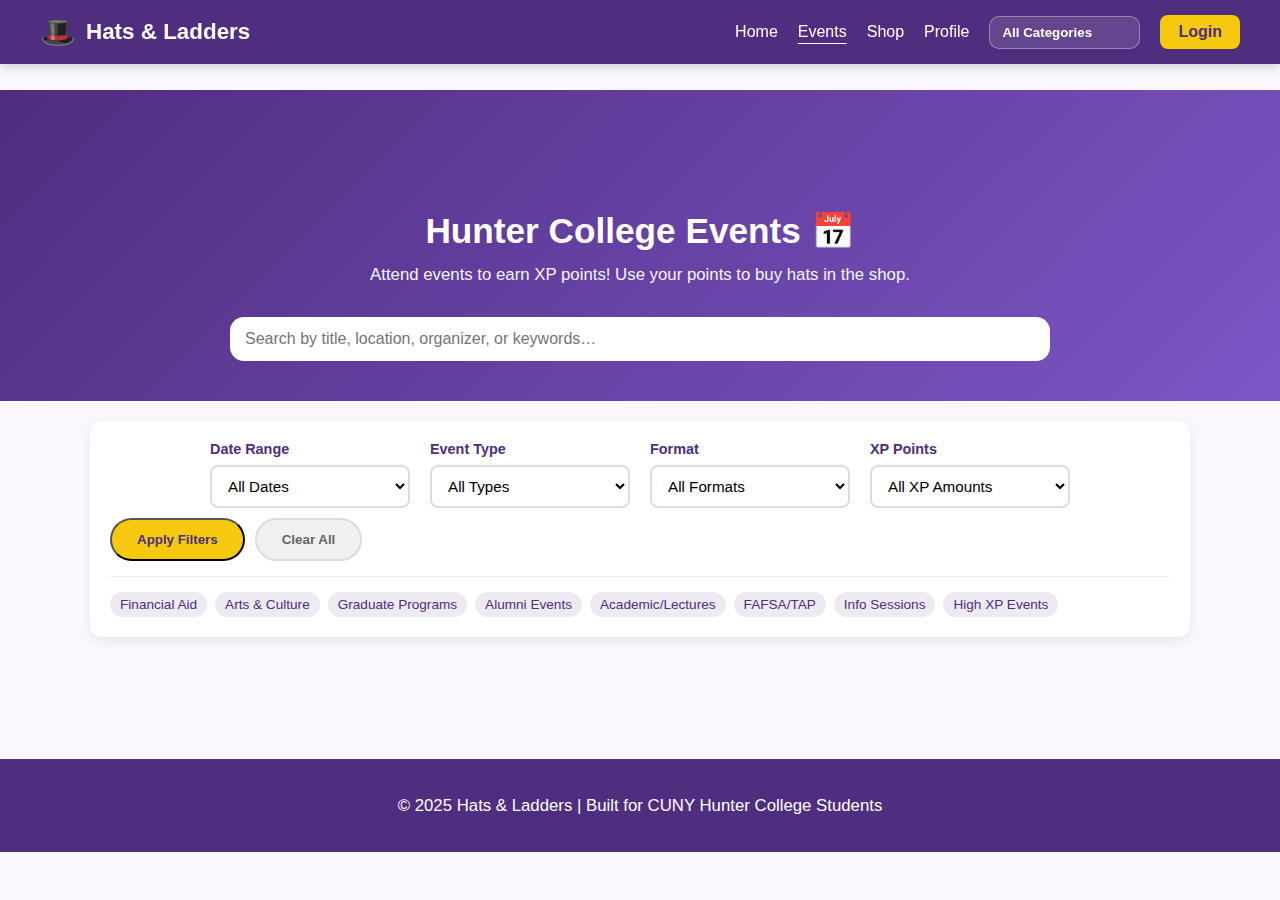
<file: events.html>
<!DOCTYPE html>
<html lang="en">
<head>
  <meta charset="UTF-8" />
  <meta name="viewport" content="width=device-width, initial-scale=1.0"/>
  <title>Events - Hats & Ladders</title>
  <link rel="stylesheet" href="style.css" />
  <style>
    /* Additional styles for enhanced filtering */
    .filters-section {
      background: white;
      padding: 20px;
      margin: 20px auto;
      max-width: 1100px;
      border-radius: 12px;
      box-shadow: 0 4px 12px rgba(0,0,0,0.08);
    }
    
    .filters-row {
      display: flex;
      flex-wrap: wrap;
      gap: 20px;
      align-items: center;
      justify-content: center;
    }
    
    .filter-group {
      display: flex;
      flex-direction: column;
      min-width: 200px;
    }
    
    .filter-label {
      font-weight: 600;
      margin-bottom: 8px;
      color: var(--hunter-purple);
      font-size: 0.9rem;
    }
    
    .filter-select, .filter-input {
      padding: 10px 12px;
      border-radius: 8px;
      border: 2px solid #ddd;
      font-size: 0.95rem;
      background: white;
      transition: border 0.3s;
    }
    
    .filter-select:focus, .filter-input:focus {
      border-color: var(--hunter-purple);
      outline: none;
      box-shadow: 0 0 0 3px rgba(79, 45, 127, 0.1);
    }
    
    .filter-buttons {
      display: flex;
      gap: 10px;
      margin-top: 10px;
    }
    
    .clear-btn {
      background: #f0f0f0;
      color: #666;
      border: 2px solid #ddd;
      padding: 12px 25px;
      border-radius: 25px;
      text-decoration: none;
      font-weight: bold;
      transition: 0.3s;
      cursor: pointer;
    }
    
    .clear-btn:hover {
      background: #e0e0e0;
    }
    
    .search-tags {
      display: flex;
      flex-wrap: wrap;
      gap: 8px;
      margin-top: 15px;
      padding-top: 15px;
      border-top: 1px solid #eee;
    }
    
    .tag {
      background: rgba(79, 45, 127, 0.1);
      color: var(--hunter-purple);
      padding: 5px 10px;
      border-radius: 20px;
      font-size: 0.85rem;
      font-weight: 500;
      cursor: pointer;
      transition: background 0.2s;
    }
    
    .tag:hover {
      background: rgba(79, 45, 127, 0.2);
    }
    
    .tag.active {
      background: var(--hunter-purple);
      color: white;
    }
    
    .event-card .event-reward {
      display: inline-block;
      background: linear-gradient(135deg, #4f2d7f, #7b56c6);
      color: white;
      padding: 6px 12px;
      border-radius: 20px;
      font-size: 0.9rem;
      font-weight: bold;
      margin-top: 8px;
    }
    
    .keyword-highlight {
      background-color: #fffacd;
      padding: 2px 4px;
      border-radius: 3px;
      font-weight: bold;
    }
    
    .virtual-badge {
      display: inline-block;
      background: #4CAF50;
      color: white;
      padding: 3px 8px;
      border-radius: 12px;
      font-size: 0.75rem;
      font-weight: bold;
      margin-left: 8px;
    }
    
    .inperson-badge {
      display: inline-block;
      background: #2196F3;
      color: white;
      padding: 3px 8px;
      border-radius: 12px;
      font-size: 0.75rem;
      font-weight: bold;
      margin-left: 8px;
    }
    
    .xp-icon {
      font-size: 1rem;
      margin-right: 5px;
    }
  </style>
</head>
<body>
  <!-- ===== Header ===== -->
  <header>
    <div class="logo">
      <span class="hat-emoji">🎩</span>
      <h1>Hats & Ladders</h1>
    </div>

    <nav>
      <a href="index.html" class="nav-link">Home</a>
      <a href="events.html" class="nav-link active">Events</a>
      <a href="shop.html" class="nav-link">Shop</a>
      <a href="profile.html" class="nav-link">Profile</a>

      <!-- Category filter in navbar -->
      <div class="nav-filter">
        <label class="sr-only" for="categoryFilter">Filter events by category</label>
        <select id="categoryFilter" class="nav-select" aria-label="Filter events by category">
          <option value="all">All Categories</option>
          <option value="Financial Aid">Financial Aid</option>
          <option value="Arts & Culture">Arts & Culture</option>
          <option value="Professional">Professional</option>
          <option value="Graduate Programs">Graduate Programs</option>
          <option value="Alumni">Alumni</option>
          <option value="Academic">Academic</option>
        </select>
      </div>

      <a href="login.html" class="login-btn">Login</a>
    </nav>
  </header>

  <!-- ===== Page Hero ===== -->
  <section class="page-hero">
    <h2>Hunter College Events 📅</h2>
    <p>Attend events to earn XP points! Use your points to buy hats in the shop.</p>

    <div class="events-tools">
      <label class="sr-only" for="searchInput">Search events</label>
      <input id="searchInput" class="events-search" type="search" placeholder="Search by title, location, organizer, or keywords…" />
    </div>
  </section>

  <!-- ===== Advanced Filters ===== -->
  <section class="filters-section">
    <div class="filters-row">
      <div class="filter-group">
        <label class="filter-label">Date Range</label>
        <select id="dateFilter" class="filter-select">
          <option value="all">All Dates</option>
          <option value="today">Today</option>
          <option value="thisWeek">This Week</option>
          <option value="nextWeek">Next Week</option>
          <option value="thisMonth">This Month</option>
        </select>
      </div>
      
      <div class="filter-group">
        <label class="filter-label">Event Type</label>
        <select id="typeFilter" class="filter-select">
          <option value="all">All Types</option>
          <option value="workshop">Workshop</option>
          <option value="helpdesk">Help Desk</option>
          <option value="outing">Arts Outing</option>
          <option value="meeting">Professional Meeting</option>
          <option value="info-session">Information Session</option>
          <option value="social">Networking Social</option>
          <option value="lecture">Lecture</option>
          <option value="fair">Fair</option>
        </select>
      </div>
      
      <div class="filter-group">
        <label class="filter-label">Format</label>
        <select id="formatFilter" class="filter-select">
          <option value="all">All Formats</option>
          <option value="virtual">Virtual/Online</option>
          <option value="in-person">In-Person</option>
        </select>
      </div>
      
      <div class="filter-group">
        <label class="filter-label">XP Points</label>
        <select id="xpFilter" class="filter-select">
          <option value="all">All XP Amounts</option>
          <option value="low">50-100 XP</option>
          <option value="medium">101-200 XP</option>
          <option value="high">201+ XP</option>
        </select>
      </div>
    </div>
    
    <div class="filter-buttons">
      <button id="applyFilters" class="btn primary">Apply Filters</button>
      <button id="clearAllFilters" class="btn clear-btn">Clear All</button>
    </div>
    
    <div class="search-tags" id="searchTags">
      <span class="tag" data-category="Financial Aid">Financial Aid</span>
      <span class="tag" data-category="Arts & Culture">Arts & Culture</span>
      <span class="tag" data-category="Graduate Programs">Graduate Programs</span>
      <span class="tag" data-category="Alumni">Alumni Events</span>
      <span class="tag" data-category="Academic">Academic/Lectures</span>
      <span class="tag" data-search="FAFSA">FAFSA/TAP</span>
      <span class="tag" data-search="information session">Info Sessions</span>
      <span class="tag" data-xp="high">High XP Events</span>
    </div>
  </section>

  <!-- ===== Events List ===== -->
  <main class="events-wrap">
    <section class="events-grid" id="eventsGrid" aria-live="polite"></section>

    <div class="empty-state" id="emptyState" hidden>
      <h3>No events match your search.</h3>
      <p>Try changing your filters or clearing your search terms.</p>
      <button class="btn primary" id="resetBtn" type="button">Reset All Filters</button>
    </div>
  </main>

  <footer>
    <p>© 2025 Hats & Ladders | Built for CUNY Hunter College Students</p>
  </footer>

  <script>
    // Events loaded from backend
    let EVENTS = [];

    async function loadEvents() {
    try {
      const res = await fetch("http://localhost:3001/events");
      const rawEvents = await res.json();

      //  NORMALIZE backend events → frontend format
      EVENTS = rawEvents.map(e => ({
        id: e.id,
        title: e.title,
        category: e.category,
        date: e.date,
        time: e.time,
        location: e.location,
        organizer: e.organizer,
        desc: "Attend this event to earn XP points.",
        format: e.format,
        type: e.type,
        xpPoints: e.xpPoints,
        keywords: [e.title.toLowerCase(), e.category.toLowerCase()]
      }));

      applyAllFilters();
    } catch (err) {
      console.error("Failed to load events:", err);
    }
  }


    // REAL Hunter College Events with XP Points System
    /*const EVENTS = [
      // ===== FINANCIAL AID EVENTS =====
      {
        title: "FAFSA/TAP Helpdesk - Virtual Mondays",
        category: "Financial Aid",
        date: "Mondays",
        time: "Various times",
        location: "Virtual - Zoom",
        organizer: "Hunter Financial Aid Office",
        desc: "Drop in for help with your FAFSA/TAP. Get your questions answered quickly by our Financial Aid staff. RSVP not required. Join virtual meeting at scheduled date/time.",
        keywords: ["fafsa", "tap", "financial aid", "virtual", "helpdesk", "zoom", "monday"],
        type: "helpdesk",
        format: "virtual",
        audience: "all-students",
        xpPoints: 75
      },
      {
        title: "FAFSA/TAP Helpdesk In-person Wednesdays",
        category: "Financial Aid",
        date: "Wednesdays",
        time: "Various times",
        location: "Financial Aid Office",
        organizer: "Hunter Financial Aid Office",
        desc: "Drop in for help with your FAFSA/TAP. Get your questions answered quickly by our Financial Aid staff.",
        keywords: ["fafsa", "tap", "financial aid", "in-person", "helpdesk", "wednesday"],
        type: "helpdesk",
        format: "in-person",
        audience: "all-students",
        xpPoints: 100
      },

      // ===== ARTS & CULTURE EVENTS =====
      {
        title: "Arts Outing: Madama Butterfly at the Met Opera",
        category: "Arts & Culture",
        date: "Check website for dates",
        time: "Meet at 10:00 AM",
        location: "Metropolitan Opera & Hunter College",
        organizer: "Hunter Office of the Arts",
        desc: "Join Hunter students for a special outing at the Met Opera to experience Giacomo Puccini's iconic opera Madama Butterfly. The Office of the Arts has purchased a limited number of tickets for students.",
        keywords: ["arts", "opera", "met opera", "madama butterfly", "outing", "cultural", "performance"],
        type: "outing",
        format: "in-person",
        audience: "undergraduate",
        xpPoints: 150
      },
      {
        title: "Arts Outing: La Traviata at the Met Opera",
        category: "Arts & Culture",
        date: "Check website for dates",
        time: "Performance time varies",
        location: "Metropolitan Opera",
        organizer: "Hunter Office of the Arts",
        desc: "Join Hunter students for a special outing at the Met Opera to experience Giuseppe Verdi's iconic opera La Traviata.",
        keywords: ["arts", "opera", "met opera", "la traviata", "outing", "cultural", "verdi"],
        type: "outing",
        format: "in-person",
        audience: "undergraduate",
        xpPoints: 150
      },
      {
        title: "We the People: An Assembly of New York Artists",
        category: "Arts & Culture",
        date: "Check website for date",
        time: "To be announced",
        location: "Hunter College",
        organizer: "Hunter College Office of the Arts",
        desc: "The Hunter College Office of the Arts invites all New York artists and arts workers to speak out at this public assembly.",
        keywords: ["arts", "assembly", "artists", "new york", "public forum", "arts workers"],
        type: "forum",
        format: "in-person",
        audience: "all-students",
        xpPoints: 100
      },

      // ===== PROFESSIONAL EVENTS =====
      {
        title: "Spring 2026 HEO Forum Meeting",
        category: "Professional",
        date: "Spring 2026",
        time: "To be announced",
        location: "Hunter College",
        organizer: "HEO Forum",
        desc: "Professional development meeting with various speakers from Hunter College administration.",
        keywords: ["heo", "forum", "professional", "meeting", "administration", "spring"],
        type: "meeting",
        format: "in-person",
        audience: "all-students",
        xpPoints: 125
      },

      // ===== GRADUATE PROGRAM EVENTS =====
      {
        title: "MS-IPND Graduate Nutrition Program Information Sessions",
        category: "Graduate Programs",
        date: "Multiple dates (Jan-Aug)",
        time: "Various times (12pm, 1pm, 6pm)",
        location: "Online",
        organizer: "Hunter College Nutrition Program",
        desc: "Join us for an information session re: our Graduate Nutrition tracks Integrated Program in Nutrition and Dietetics (IPND); Focus Study ONLINE Sessions",
        keywords: ["nutrition", "dietetics", "graduate", "information session", "ms-ipnd", "online"],
        type: "info-session",
        format: "virtual",
        audience: "prospective",
        xpPoints: 80
      },
      {
        title: "Graduate Nursing Information Session",
        category: "Graduate Programs",
        date: "Check website for dates",
        time: "To be announced",
        location: "Hunter College",
        organizer: "Hunter College Nursing Program",
        desc: "This information session is tailored for prospective students interested in the master's, advanced certificate, and DNP specialties.",
        keywords: ["nursing", "graduate", "information session", "in-person", "dnp", "master's"],
        type: "info-session",
        format: "in-person",
        audience: "prospective",
        xpPoints: 80
      },

      // ===== ALUMNI EVENTS =====
      {
        title: "Hunter Alumni and Friends Networking Social – Tampa",
        category: "Alumni",
        date: "Check website for date",
        time: "Evening",
        location: "Luna Lounge at Bulla Gastrobar, Tampa, FL",
        organizer: "Hunter College Alumni Affairs",
        desc: "Celebrate, Connect & Enjoy the Coastal Vibes! Hunter's Back in the Bay – Let's Toast to Year Two! Join your fellow alumni in Tampa for our second annual Alumni Social.",
        keywords: ["alumni", "tampa", "networking", "social", "florida", "reunion"],
        type: "social",
        format: "in-person",
        audience: "alumni",
        xpPoints: 200
      },
      {
        title: "Hunter Alumni and Friends Networking Social – Orlando",
        category: "Alumni",
        date: "Check website for date",
        time: "Evening",
        location: "Orlando, FL",
        organizer: "Hunter College Alumni Affairs",
        desc: "Hunter + Orlando = A Magical Night! With more than 1,500 alumni and friends in Orlando, this is your chance to reconnect, mingle, reminisce, and celebrate.",
        keywords: ["alumni", "orlando", "networking", "social", "florida", "reunion"],
        type: "social",
        format: "in-person",
        audience: "alumni",
        xpPoints: 200
      },

      // ===== ACADEMIC & LECTURE EVENTS =====
      {
        title: "Promoting Civil Discourse & Intellectual Dialogue Series - States of Incarceration",
        category: "Academic",
        date: "Check website for date",
        time: "To be announced",
        location: "Hunter College",
        organizer: "Hunter College",
        desc: "States of Incarceration: Connecting Stories of Immigration Detention and Mass Incarceration and the Movements Against Them.",
        keywords: ["civil discourse", "incarceration", "immigration", "lecture", "dialogue", "academic"],
        type: "lecture",
        format: "in-person",
        audience: "all-students",
        xpPoints: 120
      },
      {
        title: "Promoting Civil Discourse & Intellectual Dialogue Series - The Future of Conversion Therapy Bans in the US",
        category: "Academic",
        date: "Check website for date",
        time: "To be announced",
        location: "Hunter College",
        organizer: "Hunter College",
        desc: "The Future of Conversion Therapy Bans in the US. Over the last several years, 23 states have barred licensed mental health professionals from providing conversion therapy.",
        keywords: ["civil discourse", "conversion therapy", "lgbtq", "lecture", "dialogue", "academic"],
        type: "lecture",
        format: "in-person",
        audience: "all-students",
        xpPoints: 120
      },
      {
        title: "Study Abroad Fair",
        category: "Academic",
        date: "Check website for date",
        time: "To be announced",
        location: "Hunter College",
        organizer: "Hunter College Study Abroad Office",
        desc: "Are you interested in exploring the world that lies beyond the classroom? Join us at the Hunter College Annual Study Abroad Fair to learn about hundreds of opportunities!",
        keywords: ["study abroad", "international", "fair", "travel", "education abroad", "academic"],
        type: "fair",
        format: "in-person",
        audience: "undergraduate",
        xpPoints: 90
      }
    ];*/

    // DOM Elements
    const eventsGrid = document.getElementById("eventsGrid");
    const categoryFilter = document.getElementById("categoryFilter");
    const searchInput = document.getElementById("searchInput");
    const emptyState = document.getElementById("emptyState");
    const resetBtn = document.getElementById("resetBtn");
    
    // New filter elements
    const dateFilter = document.getElementById("dateFilter");
    const typeFilter = document.getElementById("typeFilter");
    const formatFilter = document.getElementById("formatFilter");
    const xpFilter = document.getElementById("xpFilter");
    const applyFiltersBtn = document.getElementById("applyFilters");
    const clearAllFiltersBtn = document.getElementById("clearAllFilters");
    const searchTags = document.querySelectorAll(".tag");

    // Current active filters
    let activeFilters = {
      category: "all",
      search: "",
      date: "all",
      type: "all",
      format: "all",
      xp: "all"
    };

    // Parse date strings to Date objects
    function parseDate(dateStr) {
      if (!dateStr || typeof dateStr !== "string") return null;
      if (dateStr === "Mondays" || dateStr === "Wednesdays") return null;
      if (dateStr.includes("Spring")) return new Date(2026, 3, 1);
      if (dateStr.includes("Check website")) return null;
      if (dateStr.includes("Multiple dates")) return new Date(2026, 0, 12);
      return new Date();
    }

    // Get date range based on filter
    function getDateRange(filter) {
      const today = new Date();
      const startOfWeek = new Date(today);
      startOfWeek.setDate(today.getDate() - today.getDay());
      const endOfWeek = new Date(startOfWeek);
      endOfWeek.setDate(startOfWeek.getDate() + 6);
      
      const startOfMonth = new Date(today.getFullYear(), today.getMonth(), 1);
      const endOfMonth = new Date(today.getFullYear(), today.getMonth() + 1, 0);
      
      switch(filter) {
        case "today":
          return { start: today, end: today };
        case "thisWeek":
          return { start: startOfWeek, end: endOfWeek };
        case "nextWeek":
          const nextWeekStart = new Date(startOfWeek);
          nextWeekStart.setDate(startOfWeek.getDate() + 7);
          const nextWeekEnd = new Date(endOfWeek);
          nextWeekEnd.setDate(endOfWeek.getDate() + 7);
          return { start: nextWeekStart, end: nextWeekEnd };
        case "thisMonth":
          return { start: startOfMonth, end: endOfMonth };
        default:
          return null;
      }
    }

    // Check if date is in range
    function isDateInRange(eventDate, range) {
      if (!range || !eventDate) return true;
      return eventDate >= range.start && eventDate <= range.end;
    }

    // Get XP range based on filter
    function getXpRange(filter) {
      switch(filter) {
        case "low":
          return { min: 50, max: 100 };
        case "medium":
          return { min: 101, max: 200 };
        case "high":
          return { min: 201, max: 1000 };
        default:
          return null;
      }
    }

    // Check if XP is in range
    function isXpInRange(xpPoints, range) {
      if (!range) return true;
      return xpPoints >= range.min && xpPoints <= range.max;
    }

    // Highlight search terms in text
    function highlightText(text, searchTerms) {
      if (!searchTerms.length) return text;
      
      let highlighted = text;
      searchTerms.forEach(term => {
        if (term.length > 2) {
          const regex = new RegExp(`(${term})`, 'gi');
          highlighted = highlighted.replace(regex, '<span class="keyword-highlight">$1</span>');
        }
      });
      return highlighted;
    }

    // Apply all filters
    function applyAllFilters() {
      const category = categoryFilter.value;
      const search = searchInput.value.trim().toLowerCase();
      const date = dateFilter.value;
      const type = typeFilter.value;
      const format = formatFilter.value;
      const xp = xpFilter.value;
      
      // Update active filters
      activeFilters = { category, search, date, type, format, xp };
      
      const dateRange = getDateRange(date);
      const xpRange = getXpRange(xp);
      const searchTerms = search.split(/\s+/).filter(term => term.length > 2);
      
      const filtered = EVENTS.filter(e => {
        // Category filter
        const matchesCategory = (category === "all") || (e.category === category);
        
        // Keyword search filter
        const searchText = `
        ${e.title || ""}
        ${e.desc || ""}
        ${e.organizer || ""}
        ${e.location || ""}
        ${(e.keywords && Array.isArray(e.keywords)) ? e.keywords.join(" ") : ""}
        `.toLowerCase();

        const matchesSearch = !search || searchTerms.some(term => searchText.includes(term));
        
        // Date filter
        const eventDate = parseDate(e.date);
        const matchesDate = isDateInRange(eventDate, dateRange);
        
        const matchesType = (type === "all") || (e.type && e.type === type);
        const matchesFormat = (format === "all") || (e.format && e.format === format);

        
        // XP filter
        const matchesXp = isXpInRange(e.xpPoints, xpRange);
        
        return matchesCategory && matchesSearch && matchesDate && matchesType && matchesFormat && matchesXp;
      });
      
      render(filtered, searchTerms);
    }

    // Render events with optional highlighting
    function render(events, searchTerms = []) {
      eventsGrid.innerHTML = "";

      if (!events.length) {
        emptyState.hidden = false;
        return;
      }

      emptyState.hidden = true;

      events.forEach(e => {
        const card = document.createElement("article");
        card.className = "event-card";
        
        // Highlight search terms in title and description
        const highlightedTitle = highlightText(e.title, searchTerms);
        const highlightedDesc = highlightText(e.desc, searchTerms);
        
        // Format badge
        const formatBadge = e.format === "virtual" ? 
          `<span class="virtual-badge">Virtual</span>` : 
          `<span class="inperson-badge">In-Person</span>`;
        console.log("Rendering event:", e.id, e.xpPoints);
        card.innerHTML = `
          <div class="event-top">
            <span class="event-badge">${e.category}</span>
            <span class="event-date">${e.date}</span>
          </div>

          <h3 class="event-title">${highlightedTitle} ${formatBadge}</h3>
          <p class="event-meta">
            <span><strong>Time:</strong> ${e.time || "TBA"}</span>
            <span><strong>Location:</strong> ${e.location || "TBA"}</span>
            <span><strong>Organizer:</strong> ${e.organizer || "Hunter College"}</span>
          </p>
          <p class="event-desc">${highlightedDesc || "Attend this event to earn XP points."}</p>

          <div class="event-reward">
            <span class="xp-icon">⭐</span> Earn ${e.xpPoints} XP
          </div>

          <div class="event-actions">
            <button
              class="btn primary rsvp-btn"
              type="button"
              data-id="${e.id}"
            >
              RSVP for ${e.xpPoints} XP
            </button>
            <button class="btn secondary" type="button">Details</button>
          </div>
        `;
        eventsGrid.appendChild(card);
      });
      
      // Add event listeners to RSVP buttons
      document.querySelectorAll('.rsvp-btn').forEach(btn => {
        btn.addEventListener('click', () => {
          const eventId = Number(btn.dataset.id);

          fetch("http://localhost:3001/rsvp", {
            method: "POST",
            headers: { "Content-Type": "application/json" },
            body: JSON.stringify({
              eventId,
              userId: 1
            })
          })
            .then(res => res.json())
            .then(data => {
              alert(`🎉 RSVP successful!\nXP earned: ${data.xpEarned}\nTotal XP: ${data.totalXp}`);
              btn.disabled = true;
              btn.textContent = "RSVP Confirmed ✅";
            })
            .catch(err => {
              console.error(err);
              alert("RSVP failed");
            });
        });
      });
    }

    // Clear all filters
    function clearAllFilters() {
      categoryFilter.value = "all";
      searchInput.value = "";
      dateFilter.value = "all";
      typeFilter.value = "all";
      formatFilter.value = "all";
      xpFilter.value = "all";
      
      // Remove active tags
      searchTags.forEach(tag => tag.classList.remove("active"));
      
      applyAllFilters();
    }

    // Event listeners
    categoryFilter.addEventListener("change", applyAllFilters);
    searchInput.addEventListener("input", applyAllFilters);
    applyFiltersBtn.addEventListener("click", applyAllFilters);
    clearAllFiltersBtn.addEventListener("click", clearAllFilters);
    resetBtn?.addEventListener("click", clearAllFilters);

    // Tag click handlers
    searchTags.forEach(tag => {
      tag.addEventListener("click", () => {
        // Remove active from all tags first
        searchTags.forEach(t => t.classList.remove("active"));
        // Activate clicked tag
        tag.classList.add("active");
        
        // Check if tag is for category or search
        if (tag.dataset.category) {
          categoryFilter.value = tag.dataset.category;
          searchInput.value = "";
        } else if (tag.dataset.search) {
          searchInput.value = tag.dataset.search;
          categoryFilter.value = "all";
        } else if (tag.dataset.xp) {
          xpFilter.value = tag.dataset.xp;
        }
        
        applyAllFilters();
      });
    });

    // Keyboard shortcut for search
    document.addEventListener('keydown', (e) => {
      if ((e.ctrlKey || e.metaKey) && e.key === 'k') {
        e.preventDefault();
        searchInput.focus();
      }
      if (e.key === 'Escape' && document.activeElement === searchInput) {
        searchInput.value = '';
        applyAllFilters();
      }
    });

    // Initial load
    document.addEventListener("DOMContentLoaded", loadEvents);
  </script>
</body>
</html>
</file>
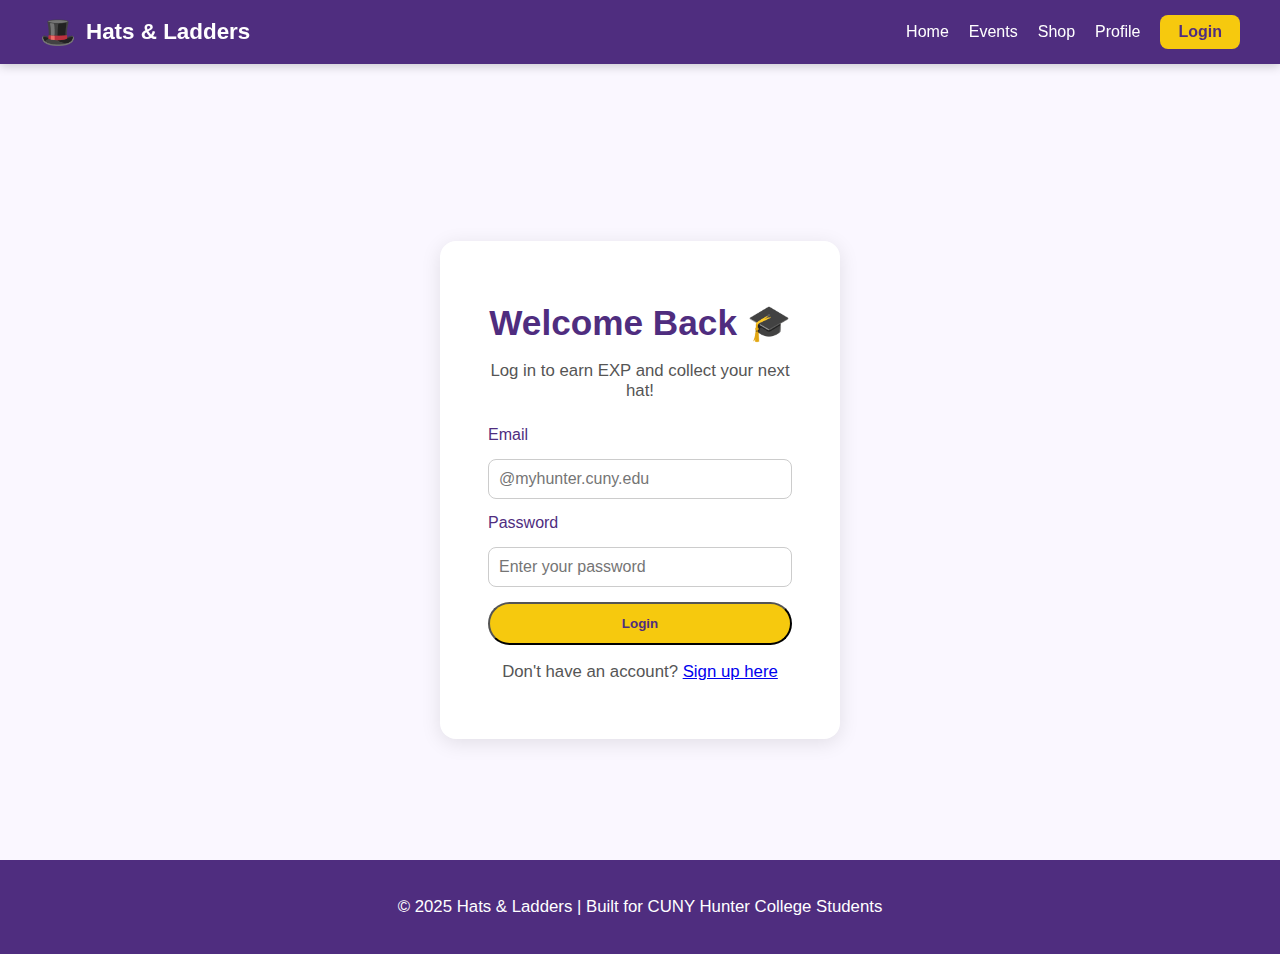
<file: login.html>
<!DOCTYPE html>
<html lang="en">
<head>
  <meta charset="UTF-8">
  <meta name="viewport" content="width=device-width, initial-scale=1.0">
  <title>Login - Hats & Ladders</title>
  <link rel="stylesheet" href="style.css">
</head>
<body>
  <!-- ===== Header ===== -->
  <header>
    <div class="logo">
      <span class="hat-emoji">🎩</span>
      <h1>Hats & Ladders</h1>
    </div>
    <nav>
      <a href="index.html" class="nav-link">Home</a>
      <a href="events.html" class="nav-link">Events</a>
      <a href="shop.html" class="nav-link">Shop</a>
      <a href="profile.html" class="nav-link">Profile</a>
      <a href="login.html" class="login-btn">Login</a>
    </nav>
  </header>

  <!-- ===== Login Section ===== -->
  <section class="login-section">
    <div class="login-card">
      <h2>Welcome Back 🎓</h2>
      <p>Log in to earn EXP and collect your next hat!</p>

      <form>
        <label for="email">Email</label>
        <!-- im not sure to use hunter emails or just any emails for this website -->
        <input type="email" id="email" placeholder="@myhunter.cuny.edu" required> 

        <label for="password">Password</label>
        <input type="password" id="password" placeholder="Enter your password" required>

        <button type="submit" class="btn primary">Login</button>
      </form>

      <p class="#">Don't have an account? <a href="#">Sign up here</a></p>
    </div>
  </section>

  <footer>
    <p>© 2025 Hats & Ladders | Built for CUNY Hunter College Students</p>
  </footer>
</body>
</html>
</file>
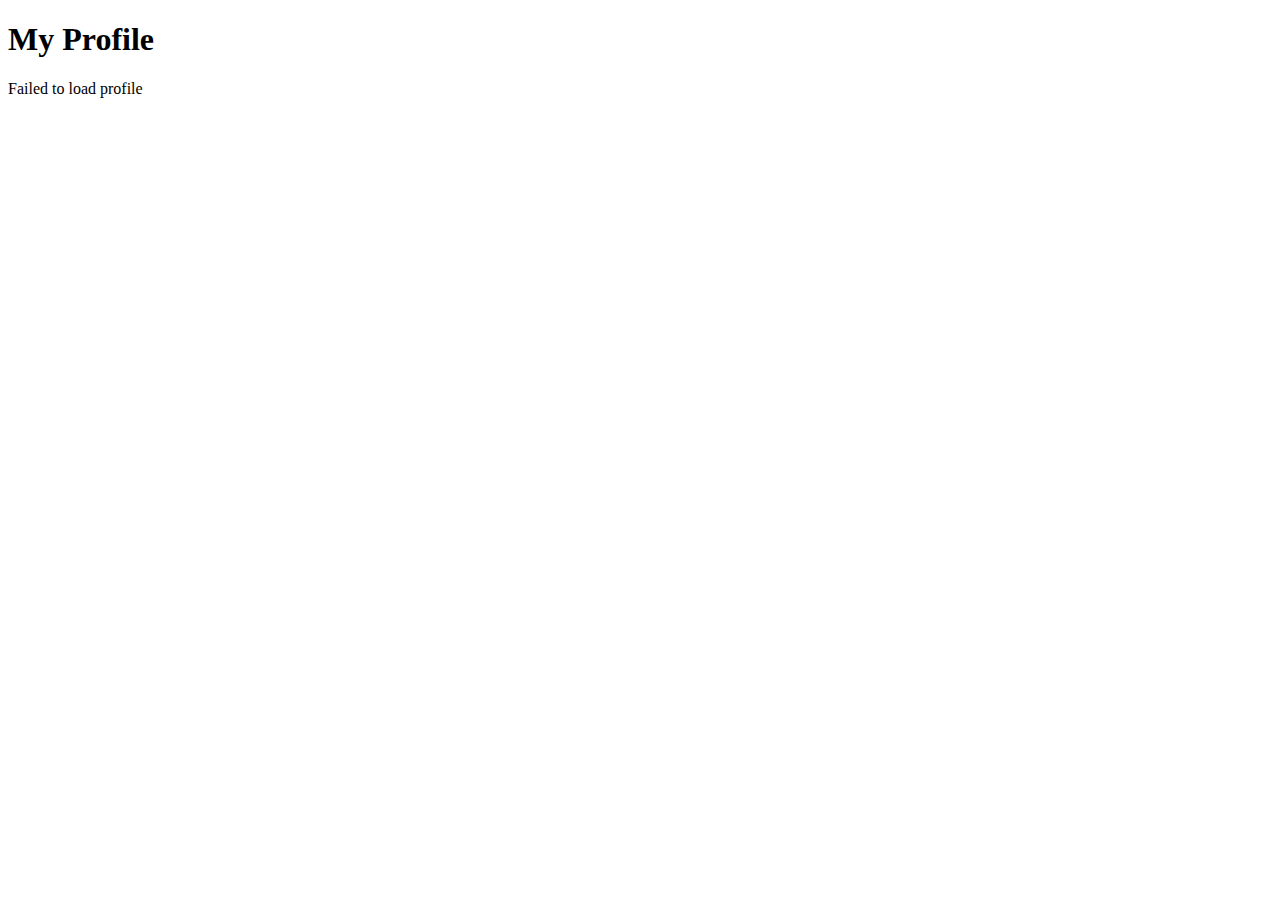
<file: profile.html>
<!DOCTYPE html>
<html>
<head>
  <title>Profile</title>
</head>
<body>
  <h1>My Profile</h1>
  <p id="xp">Loading XP...</p>

  <script>
    fetch("http://localhost:3001/users/1")
      .then(res => res.json())
      .then(user => {
        document.getElementById("xp").textContent =
          `Total XP: ${user.xp}`;
      })
      .catch(() => {
        document.getElementById("xp").textContent = "Failed to load profile";
      });
  </script>
</body>
</html>
</file>
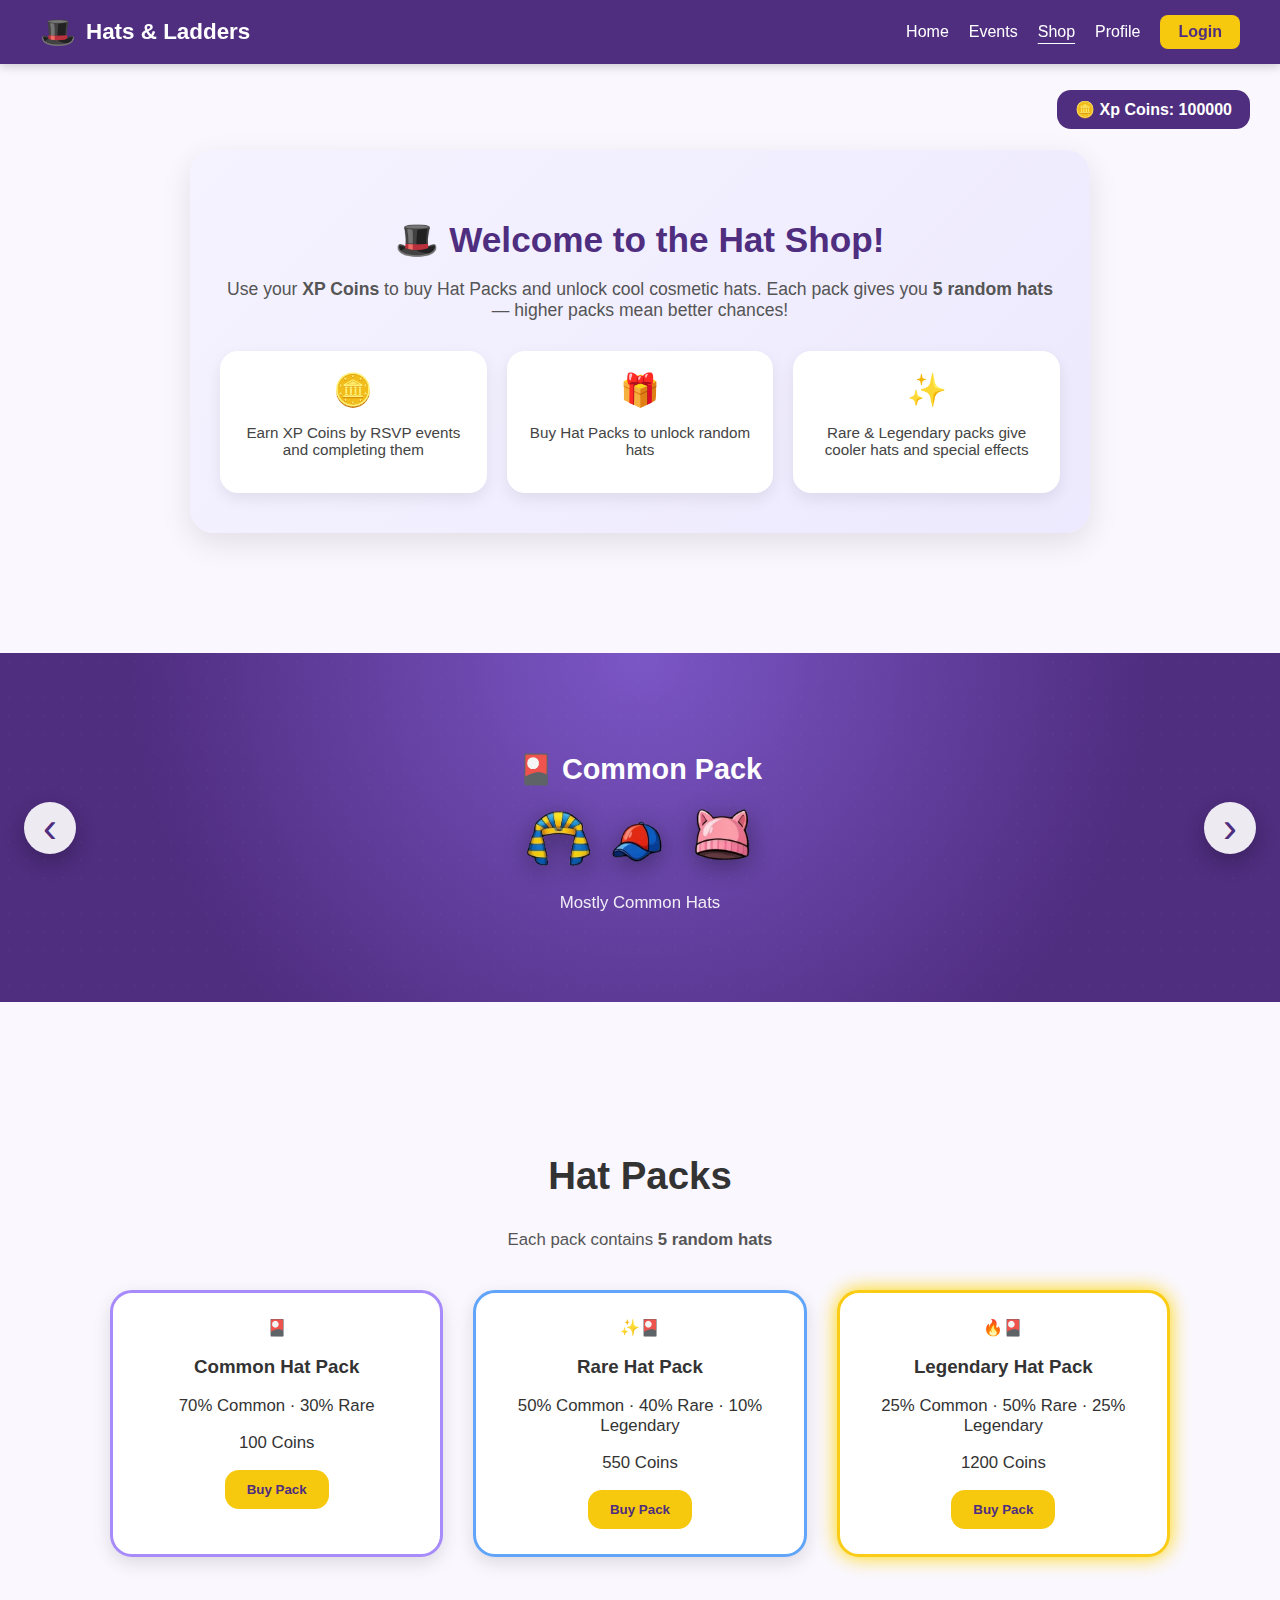
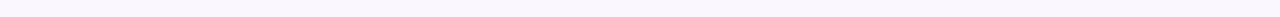
<file: shop.html>
<!DOCTYPE html>
<html lang="en">
<head>
  <meta charset="UTF-8" />
  <meta name="viewport" content="width=device-width, initial-scale=1.0" />
  <title>Hat Packs Shop</title>

  <link rel="stylesheet" href="style.css">
  <link rel="stylesheet" href="shop.css">
</head>
<body>

<header>
  <div class="logo">
    <span class="hat-emoji">🎩</span>
    <h1>Hats & Ladders</h1>
  </div>
  <nav>
    <a href="index.html" class="nav-link">Home</a>
    <a href="events.html" class="nav-link">Events</a>
    <a href="shop.html" class="nav-link active">Shop</a>
    <a href="profile.html" class="nav-link">Profile</a>
    <a href="login.html" class="login-btn">Login</a>
  </nav>
</header>

<div class="coin-bar">
  🪙 Xp Coins: <span id="coinCount">100000</span>
</div>

<!-- ===== SHOP INTRO / HOW IT WORKS ===== -->
<section class="shop-intro">
  <h2>🎩 Welcome to the Hat Shop!</h2>

  <p class="intro-text">
    Use your <strong>XP Coins</strong> to buy Hat Packs and unlock cool cosmetic hats.
    Each pack gives you <strong>5 random hats</strong> — higher packs mean better chances!
  </p>

  <div class="intro-steps">
    <div class="step">
      <span class="step-icon">🪙</span>
      <p>Earn XP Coins by RSVP events and completing them</p>
    </div>

    <div class="step">
      <span class="step-icon">🎁</span>
      <p>Buy Hat Packs to unlock random hats</p>
    </div>

    <div class="step">
      <span class="step-icon">✨</span>
      <p>Rare & Legendary packs give cooler hats and special effects</p>
    </div>
  </div>
</section>

<!-- ===== SLIDER ===== -->
<section class="pack-slider">
  <button class="slider-arrow left" onclick="prevSlide()">‹</button>
  <button class="slider-arrow right" onclick="nextSlide()">›</button>

  <div class="slider-window">
    <div class="slider-track" id="sliderTrack">

      <div class="slide">
        <h3>🎴 Common Pack</h3>
        <div class="slide-hats">
          <img src="images/hat1.png">
          <img src="images/hat2.png">
          <img src="images/hat15.png">
        </div>
        <p>Mostly Common Hats</p>
      </div>

      <div class="slide">
        <h3>✨ Rare Pack</h3>
        <div class="slide-hats">
          <img src="images/hat12.png">
          <img src="images/hat13.png">
          <img src="images/hat18.png">
        </div>
        <p>Higher Rare Chances</p>
      </div>

      <div class="slide">
        <h3>🔥 Legendary Pack</h3>
        <div class="slide-hats">
          <img src="images/hat28.png">
          <img src="images/hat29.png">
          <img src="images/hat30.png">
        </div>
        <p>Best Odds for Legendary Hats</p>
      </div>

    </div>
  </div>
</section>

<main class="shop-container">
  <h2 class="shop-title">Hat Packs</h2>
  <p class="shop-subtitle">Each pack contains <strong>5 random hats</strong></p>

  <div class="pack-grid">
    <div class="pack-card">
      <div class="pack-icon">🎴</div>
      <h3>Common Hat Pack</h3>
      <p>70% Common · 30% Rare</p>
      <p class="price">100 Coins</p>
      <button class="shop-btn" onclick="buyPack(100, 'common')">Buy Pack</button>
    </div>

    <div class="pack-card premium">
      <div class="pack-icon">✨🎴</div>
      <h3>Rare Hat Pack</h3>
      <p>50% Common · 40% Rare · 10% Legendary</p>
      <p class="price">550 Coins</p>
      <button class="shop-btn" onclick="buyPack(550, 'rare')">Buy Pack</button>
    </div>

    <div class="pack-card legendary">
      <div class="pack-icon">🔥🎴</div>
      <h3>Legendary Hat Pack</h3>
      <p>25% Common · 50% Rare · 25% Legendary</p>
      <p class="price">1200 Coins</p>
      <button class="shop-btn" onclick="buyPack(1200, 'legendary')">Buy Pack</button>
    </div>
  </div>
</main>

<div id="packModal" class="pack-modal hidden">
  <div class="pack-content">
    <h2>🎁 Pack Opened!</h2>
    <div class="cards" id="cardsContainer"></div>
    <button class="shop-btn" onclick="closePack()">Close</button>
  </div>
</div>

<script src="shop.js"></script>
</body>
</html>
</file>
<file: shop.css>
/* ===== SHOP ===== */

/* ===== SHOP INTRO ===== */
.shop-intro {
  max-width: 900px;
  margin: 60px auto 80px;
  padding: 40px 30px;
  background: linear-gradient(135deg, #f5f3ff, #ede9fe);
  border-radius: 24px;
  box-shadow: 0 10px 30px rgba(0,0,0,0.1);
  text-align: center;
}

.shop-intro h2 {
  font-size: 2.2rem;
  color: #4f2d7f;
  margin-bottom: 16px;
}

.intro-text {
  font-size: 1.1rem;
  color: #555;
  margin-bottom: 30px;
}

.intro-steps {
  display: grid;
  grid-template-columns: repeat(auto-fit, minmax(220px, 1fr));
  gap: 20px;
}

.step {
  background: white;
  padding: 20px;
  border-radius: 18px;
  box-shadow: 0 6px 16px rgba(0,0,0,0.08);
}

.step-icon {
  font-size: 2rem;
  display: block;
  margin-bottom: 10px;
}

.step p {
  color: #444;
  font-size: 0.95rem;
}

.shop-container {
  padding: 120px 20px 60px;
  max-width: 1100px;
  margin: auto;
  text-align: center;
}

.shop-title { font-size: 2.4rem; }
.shop-subtitle { margin-bottom: 40px; color: #555; }

/* ===== COINS ===== */
.coin-bar {
  position: fixed;
  top: 90px;
  right: 30px;
  background: #4f2d7f;
  color: white;
  padding: 10px 18px;
  border-radius: 14px;
  font-weight: bold;
  z-index: 1000;
}

/* ===== PACK GRID ===== */
.pack-grid {
  display: grid;
  grid-template-columns: repeat(auto-fit, minmax(260px, 1fr));
  gap: 30px;
}

.pack-card {
  background: white;
  border-radius: 22px;
  padding: 25px;
  box-shadow: 0 6px 18px rgba(0,0,0,0.12);
  border: 3px solid #ddd;
}

.pack-card:nth-child(1) { border-color: #a78bfa; }
.pack-card:nth-child(2) { border-color: #60a5fa; }
.pack-card:nth-child(3) { border-color: #facc15; }

.shop-btn {
  background: #f6c90e;
  color: #4f2d7f;
  border: none;
  padding: 12px 22px;
  border-radius: 14px;
  font-weight: bold;
  cursor: pointer;
}

/* ===== MODAL ===== */
.pack-modal {
  position: fixed;
  inset: 0;
  background: rgba(0,0,0,0.65);
  display: flex;
  justify-content: center;
  align-items: center;
  z-index: 2000;
}

.pack-modal.hidden { display: none; }

.pack-content {
  background: white;
  padding: 30px;
  border-radius: 22px;
  width: 90%;
  max-width: 540px;
  text-align: center;
}

/* ===== CARDS ===== */
.cards {
  display: flex;
  justify-content: center;
  gap: 18px;
  margin: 25px 0;
}

.card {
  width: 95px;
  height: 135px;
  background: #4f2d7f;
  border-radius: 20px;
  display: flex;
  justify-content: center;
  align-items: center;
  position: relative;
  transform-style: preserve-3d;
  animation: flip 0.6s ease;
}

/* Glow by rarity */
.common { box-shadow: 0 0 12px #a78bfa; }
.rare { box-shadow: 0 0 16px #60a5fa; }
.legendary { box-shadow: 0 0 20px gold;}

.card img {
  width: 65px;
  background: transparent;
}

/* Stars */
.stars {
  position: absolute;
  bottom: 6px;
  font-size: 0.9rem;
  color: gold;
}

/* ===== SLIDER ===== */
.pack-slider {
  position: relative;
  margin-top: 120px;
  padding: 50px 0;
  background: radial-gradient(circle at top, #7b56c6, #4f2d7f 70%);
  overflow: hidden;
}

/* subtle sparkle overlay */
.pack-slider::after {
  content: "";
  position: absolute;
  inset: 0;
  background-image: radial-gradient(rgba(255,255,255,0.15) 1px, transparent 1px);
  background-size: 18px 18px;
  opacity: 0.15;
  pointer-events: none;
}

.slider-window {
  overflow: hidden;
  width: 100%;
}

.slider-track {
  display: flex;
  transition: transform 0.55s cubic-bezier(.4,0,.2,1);
}

/* ===== SLIDE ===== */
.slide {
  min-width: 100%;
  color: white;
  text-align: center;
  padding: 20px 0;
}

.slide h3 {
  font-size: 1.8rem;
  margin-bottom: 12px;
}

.slide p {
  opacity: 0.9;
}

/* ===== HAT PREVIEW ===== */
.slide-hats {
  display: flex;
  justify-content: center;
  gap: 18px;
  margin: 18px 0;
}

.slide-hats img {
  width: 64px;
  filter: drop-shadow(0 6px 12px rgba(0,0,0,0.35));
  transition: transform 0.3s ease;
}

.slide-hats img:hover {
  transform: translateY(-6px) scale(1.05);
}

/* ===== ARROWS ===== */
.slider-arrow {
  position: absolute;
  top: 50%;
  transform: translateY(-50%);
  background: rgba(255,255,255,0.9);
  color: #4f2d7f;
  border: none;
  font-size: 2.6rem;
  width: 52px;
  height: 52px;
  border-radius: 50%;
  cursor: pointer;
  z-index: 5;
  box-shadow: 0 8px 20px rgba(0,0,0,0.25);
  transition: transform 0.2s ease, background 0.2s ease;
}

.slider-arrow:hover {
  background: white;
  transform: translateY(-50%) scale(1.1);
}

.slider-arrow.left {
  left: 24px;
}

.slider-arrow.right {
  right: 24px;
}

/* ===== ANIMS ===== */
@keyframes flip {
  from { transform: rotateY(90deg) scale(0.8); }
  to { transform: rotateY(0) scale(1); }
}

@keyframes sparkle {
  from { box-shadow: 0 0 15px gold; }
  to { box-shadow: 0 0 30px gold; }
}
@media (max-width: 768px) {
  .coin-bar {
    position: static;      /* stop overlaying */
    margin: 90px auto 0;   /* keep it visible under header */
    width: fit-content;
    right: auto;
    top: auto;
  }

  .shop-container {
    padding: 30px 14px 40px; /* reduce huge top padding on mobile */
  }
}

@media (max-width: 520px) {
  .cards {
    flex-wrap: wrap;       /* your pack opening cards */
  }

  .card {
    width: 80px;
    height: 120px;
  }
}
</file>
<file: style.css>
/* ===== Reset & Base ===== */
* {
  box-sizing: border-box;
}

:root {
  --hunter-purple: #4f2d7f;
  --hunter-purple-2: #7b56c6;
  --white: #ffffff;
}

html {
  -webkit-text-size-adjust: 100%;
}

body {
  margin: 0;
  padding-top: 90px; /* fixed header offset */
  font-family: "Poppins", sans-serif;
  background-color: #faf7ff;
  color: #333;
  overflow-x: hidden;
  scroll-behavior: smooth;
}

img {
  max-width: 100%;
  height: auto;
  display: block;
}

/* ===== Header ===== */
header {
  position: fixed;
  top: 0;
  left: 0;
  right: 0;

  background-color: var(--hunter-purple);
  color: white;

  display: flex;
  justify-content: space-between;
  align-items: center;

  padding: 15px 40px;
  box-shadow: 0 2px 10px rgba(0, 0, 0, 0.2);
  z-index: 1000;

  gap: 12px;
  flex-wrap: wrap; /* key for mobile */
}

.logo {
  display: flex;
  align-items: center;
  gap: 10px;
  min-width: 0;
}

.hat-emoji {
  font-size: 1.8rem;
}

h1 {
  font-size: 1.4rem;
  margin: 0;
  white-space: nowrap; /* will be relaxed on small screens */
}

nav {
  display: flex;
  align-items: center;
  gap: 20px;
  flex-wrap: wrap; /* allow wrapping */
  justify-content: flex-end;
}

header nav a,
.nav-link {
  color: white;
  text-decoration: none;
  font-weight: 500;
}

header nav a:hover,
.nav-link:hover {
  text-decoration: underline;
}

.nav-link.active {
  text-decoration: underline;
  text-underline-offset: 6px;
}

.login-btn {
  background-color: #f6c90e;
  color: var(--hunter-purple);
  padding: 8px 18px;
  border-radius: 8px;
  font-weight: 600;
  text-decoration: none;
  transition: 0.3s;
  white-space: nowrap;
}

.login-btn:hover {
  background-color: #ffe163;
}

/* ===== Nav Filter (Events Category) ===== */
.nav-filter {
  display: flex;
  align-items: center;
}

.nav-select {
  appearance: none;
  border: 1px solid rgba(255, 255, 255, 0.35);
  background: rgba(255, 255, 255, 0.12);
  color: white;
  padding: 8px 12px;
  border-radius: 10px;
  font-weight: 600;
  outline: none;
  cursor: pointer;
  max-width: 100%;
}

.nav-select option {
  color: #333;
}

/* Screen reader only */
.sr-only {
  position: absolute;
  width: 1px;
  height: 1px;
  padding: 0;
  margin: -1px;
  overflow: hidden;
  clip: rect(0, 0, 0, 0);
  white-space: nowrap;
  border: 0;
}

/* ===== Buttons ===== */
.btn {
  padding: 12px 25px;
  border-radius: 25px;
  text-decoration: none;
  font-weight: bold;
  transition: 0.3s;
  display: inline-block;
}

.btn.primary {
  background-color: #f6c90e;
  color: var(--hunter-purple);
}

.btn.primary:hover {
  background-color: #ffe163;
}

.btn.secondary {
  border: 2px solid white;
  color: white;
}

.btn.secondary:hover {
  background-color: white;
  color: var(--hunter-purple);
}

/* ===== Home: Hero Section ===== */
.hero {
  background: linear-gradient(135deg, var(--hunter-purple), var(--hunter-purple-2));
  color: white;
  text-align: center;
  padding: 120px 20px 100px;
  margin-top: 0; /* IMPORTANT: do not double-offset fixed header */
}

.hero h2 {
  font-size: 2.5rem;
  margin-bottom: 15px;
}

.hero p {
  max-width: 600px;
  margin: 0 auto 25px auto;
  font-size: 1.1rem;
  line-height: 1.6;
}

/* Add layout for hero buttons */
.hero-buttons {
  display: flex;
  justify-content: center;
  gap: 14px;
  flex-wrap: wrap;
  max-width: 760px;
  margin: 0 auto;
}

/* ===== Home: Features Section ===== */
.features {
  padding: 3rem 2rem;
  text-align: center;
}

.features h2 {
  font-size: 2rem;
  margin-bottom: 2rem;
  color: var(--hunter-purple);
}

.feature-grid {
  display: flex;
  flex-wrap: wrap;
  justify-content: center;
  gap: 2rem;
}

.feature-card {
  background: var(--white);
  border-radius: 10px;
  padding: 1.5rem;
  box-shadow: 0 4px 12px rgba(0, 0, 0, 0.1);
  width: 280px;
  max-width: 100%; /* responsive */
  transition: transform 0.3s, border 0.3s;
  border: 2px solid transparent;
}

.feature-card:hover {
  transform: translateY(-6px);
  border-color: var(--hunter-purple);
}

.feature-card img {
  width: 80px;
  margin: 0 auto 1rem auto;
}

.feature-card h3 {
  color: var(--hunter-purple);
  margin-bottom: 0.5rem;
}

/* ===== Footer ===== */
footer {
  background-color: var(--hunter-purple);
  color: white;
  text-align: center;
  padding: 20px 0;
  margin-top: 50px;
}

/* ===== Login Page ===== */
.login-section {
  display: flex;
  justify-content: center;
  align-items: center;
  min-height: 80vh;
  padding-top: 80px; /* accounts for fixed header */
  background-color: #faf7ff;
}

.login-card {
  background: white;
  padding: 2rem 3rem;
  border-radius: 16px;
  box-shadow: 0 4px 20px rgba(0, 0, 0, 0.1);
  max-width: 400px;
  width: min(92vw, 400px);
  text-align: center;
}

.login-card h2 {
  color: var(--hunter-purple);
  margin-bottom: 10px;
}

.login-card p {
  color: #555;
  margin-bottom: 25px;
}

.login-card form {
  display: flex;
  flex-direction: column;
  gap: 15px;
}

.login-card label {
  text-align: left;
  font-weight: 500;
  color: var(--hunter-purple);
}

.login-card input {
  padding: 10px;
  border-radius: 8px;
  border: 1.5px solid #ccc;
  font-size: 1rem;
  outline: none;
  transition: 0.2s;
}

.login-card input:focus {
  border-color: var(--hunter-purple);
  box-shadow: 0 0 5px rgba(79, 45, 127, 0.3);
}

.signup-text {
  margin-top: 20px;
  font-size: 0.9rem;
}

.signup-text a {
  color: var(--hunter-purple);
  font-weight: 600;
  text-decoration: none;
}

.signup-text a:hover {
  text-decoration: underline;
}

/* ===== Events Page ===== */
.page-hero {
  background: linear-gradient(135deg, var(--hunter-purple), var(--hunter-purple-2));
  color: white;
  text-align: center;
  padding: 120px 20px 40px;
  margin-top: 0; /* avoid double offset */
}

.page-hero h2 {
  font-size: 2.2rem;
  margin: 0 0 10px 0;
}

.page-hero p {
  max-width: 760px;
  margin: 0 auto 18px auto;
  opacity: 0.95;
  line-height: 1.6;
}

.events-tools {
  display: flex;
  justify-content: center;
  padding: 10px 0 0;
}

.events-search {
  width: min(820px, 92vw);
  padding: 12px 14px;
  border-radius: 14px;
  border: 1.5px solid rgba(255, 255, 255, 0.35);
  outline: none;
  font-size: 1rem;
}

.events-wrap {
  padding: 26px 22px;
  max-width: 1100px;
  margin: 0 auto;
}

.events-grid {
  display: grid;
  grid-template-columns: repeat(3, minmax(0, 1fr));
  gap: 18px;
}

.event-card {
  background: white;
  border-radius: 16px;
  padding: 16px 16px 14px;
  box-shadow: 0 4px 18px rgba(0, 0, 0, 0.08);
  border: 2px solid transparent;
  transition: transform 0.25s, border 0.25s;
}

.event-card:hover {
  transform: translateY(-4px);
  border-color: var(--hunter-purple);
}

.event-top {
  display: flex;
  justify-content: space-between;
  align-items: center;
  gap: 10px;
  margin-bottom: 10px;
}

.event-badge {
  display: inline-flex;
  align-items: center;
  padding: 6px 10px;
  border-radius: 999px;
  background: rgba(79, 45, 127, 0.12);
  color: var(--hunter-purple);
  font-weight: 700;
  font-size: 0.85rem;
}

.event-date {
  font-weight: 700;
  font-size: 0.9rem;
  color: #555;
}

.event-title {
  margin: 0 0 10px 0;
  color: var(--hunter-purple);
  font-size: 1.15rem;
}

.event-meta {
  display: grid;
  gap: 6px;
  margin: 0 0 10px 0;
  color: #444;
  font-size: 0.95rem;
}

.event-desc {
  margin: 0 0 14px 0;
  color: #555;
  line-height: 1.5;
}

.event-actions {
  display: flex;
  gap: 10px;
  align-items: center;
  flex-wrap: wrap;
}

/* Empty state */
.empty-state {
  background: white;
  border-radius: 16px;
  padding: 20px;
  margin-top: 18px;
  box-shadow: 0 4px 18px rgba(0, 0, 0, 0.08);
  text-align: center;
}

/* ===== Shop Page Styles ===== */
.shop-hero {
  background: linear-gradient(135deg, var(--hunter-purple), var(--hunter-purple-2));
  color: white;
  text-align: center;
  padding: 120px 20px 60px;
  margin-top: 0; /* avoid double offset */
}

.shop-hero h2 {
  font-size: 2.2rem;
  margin: 0 0 10px 0;
}

.shop-hero p {
  max-width: 760px;
  margin: 0 auto 18px auto;
  opacity: 0.95;
  line-height: 1.6;
}

.xp-balance {
  background: white;
  color: var(--hunter-purple);
  padding: 10px 20px;
  border-radius: 50px;
  font-weight: bold;
  font-size: 1.2rem;
  display: inline-block;
  margin: 10px 0;
  box-shadow: 0 4px 12px rgba(0, 0, 0, 0.1);
}

.xp-balance span {
  color: #f6c90e;
  margin-left: 5px;
}

.shop-wrap {
  padding: 26px 22px;
  max-width: 1100px;
  margin: 0 auto;
}

.hats-grid {
  display: grid;
  grid-template-columns: repeat(4, minmax(0, 1fr));
  gap: 25px;
}

.hat-card {
  background: white;
  border-radius: 16px;
  padding: 20px;
  box-shadow: 0 4px 18px rgba(0, 0, 0, 0.08);
  border: 2px solid transparent;
  transition: transform 0.3s, border 0.3s;
  text-align: center;
  position: relative;
}

.hat-card:hover {
  transform: translateY(-5px);
  border-color: var(--hunter-purple);
}

.hat-emoji-large {
  font-size: 3rem;
  margin-bottom: 15px;
  display: block;
}

.hat-emoji-large:hover {
  transform: scale(1.1);
  transition: transform 0.3s;
}

.hat-rarity {
  position: absolute;
  top: 15px;
  right: 15px;
  padding: 4px 10px;
  border-radius: 12px;
  font-size: 0.75rem;
  font-weight: bold;
}

.rarity-common {
  background: #e0e0e0;
  color: #666;
}

.rarity-rare {
  background: #4caf50;
  color: white;
}

.rarity-epic {
  background: #9c27b0;
  color: white;
}

.rarity-legendary {
  background: linear-gradient(135deg, #ff9800, #ff5722);
  color: white;
}

.hat-title {
  margin: 0 0 10px 0;
  color: var(--hunter-purple);
  font-size: 1.2rem;
  min-height: 60px;
  display: flex;
  align-items: center;
  justify-content: center;
}

.hat-desc {
  color: #666;
  font-size: 0.9rem;
  margin-bottom: 15px;
  line-height: 1.5;
  min-height: 70px;
}

.hat-price {
  font-size: 1.5rem;
  font-weight: bold;
  color: var(--hunter-purple);
  margin-bottom: 15px;
}

.xp-icon {
  color: #f6c90e;
  margin-right: 5px;
}

.buy-btn {
  width: 100%;
  padding: 12px;
  background: var(--hunter-purple);
  color: white;
  border: none;
  border-radius: 8px;
  font-weight: bold;
  cursor: pointer;
  transition: background 0.3s;
}

.buy-btn:hover {
  background: var(--hunter-purple-2);
}

.buy-btn:disabled {
  background: #ccc;
  cursor: not-allowed;
}

.owned-badge {
  background: #4caf50;
  color: white;
  padding: 8px;
  border-radius: 8px;
  font-weight: bold;
  width: 100%;
  text-align: center;
}

.empty-shop {
  background: white;
  border-radius: 16px;
  padding: 40px;
  margin-top: 20px;
  box-shadow: 0 4px 18px rgba(0, 0, 0, 0.08);
  text-align: center;
  grid-column: 1 / -1;
}

/* ===== Profile Page ===== */
.profile-container {
  padding-top: 180px; /* MUST be > header height */
  padding-bottom: 80px;
  padding-left: 16px;
  padding-right: 16px;
}

.profile-card {
  max-width: 600px;
  margin: 0 auto;
  background: white;
  padding: 40px;
  border-radius: 16px;
  box-shadow: 0 8px 24px rgba(0, 0, 0, 0.12);
  text-align: center;
}

#xp {
  font-size: 1.6rem;
  font-weight: bold;
  margin-top: 20px;
  color: var(--hunter-purple);
}

.profile-actions {
  margin-top: 30px;
  display: flex;
  justify-content: center;
  gap: 20px;
  flex-wrap: wrap;
}

/* ===== Typography fluid defaults ===== */
h1 {
  font-size: clamp(1.05rem, 2.6vw, 1.4rem);
}
h2 {
  font-size: clamp(1.4rem, 3.5vw, 2.2rem);
}
p {
  font-size: clamp(0.98rem, 2.2vw, 1.05rem);
}

/* ===== Responsive Breakpoints ===== */

/* Large tablet / small laptop */
@media (max-width: 980px) {
  header {
    padding: 12px 16px;
  }

  .events-grid {
    grid-template-columns: repeat(2, minmax(0, 1fr));
  }

  .hats-grid {
    grid-template-columns: repeat(3, minmax(0, 1fr));
  }
}

/* Tablet */
@media (max-width: 768px) {
  /* Header wraps; nav drops to next line */
  header {
    align-items: flex-start;
  }

  nav {
    width: 100%;
    justify-content: flex-start;
    gap: 10px;
  }

  .nav-link,
  .login-btn {
    padding: 10px 12px;
  }

  /* Home hero sizing */
  .hero {
    padding: 95px 16px 70px;
  }

  .hero h2 {
    font-size: 1.9rem;
  }

  /* Events search */
  .events-wrap {
    padding: 22px 14px;
  }

  /* Shop grid */
  .hats-grid {
    grid-template-columns: repeat(2, minmax(0, 1fr));
  }

  /* Profile */
  .profile-card {
    padding: 26px;
  }
}

/* Mobile */
@media (max-width: 640px) {
  .events-grid {
    grid-template-columns: 1fr;
  }

  h1 {
    white-space: normal; /* allow wrap on tight screens */
  }
}

@media (max-width: 520px) {
  /* Home buttons stack */
  .hero-buttons {
    flex-direction: column;
    align-items: stretch;
  }

  .hero-buttons .btn {
    width: 100%;
    text-align: center;
  }

  /* Features cards full width */
  .feature-card {
    width: 100%;
  }

  /* Shop */
  .shop-wrap {
    padding: 22px 14px;
  }
}

@media (max-width: 480px) {
  .hats-grid {
    grid-template-columns: 1fr;
  }

  .login-card {
    padding: 1.5rem 1.25rem;
  }

  .profile-actions {
    gap: 12px;
  }
}
</file>
